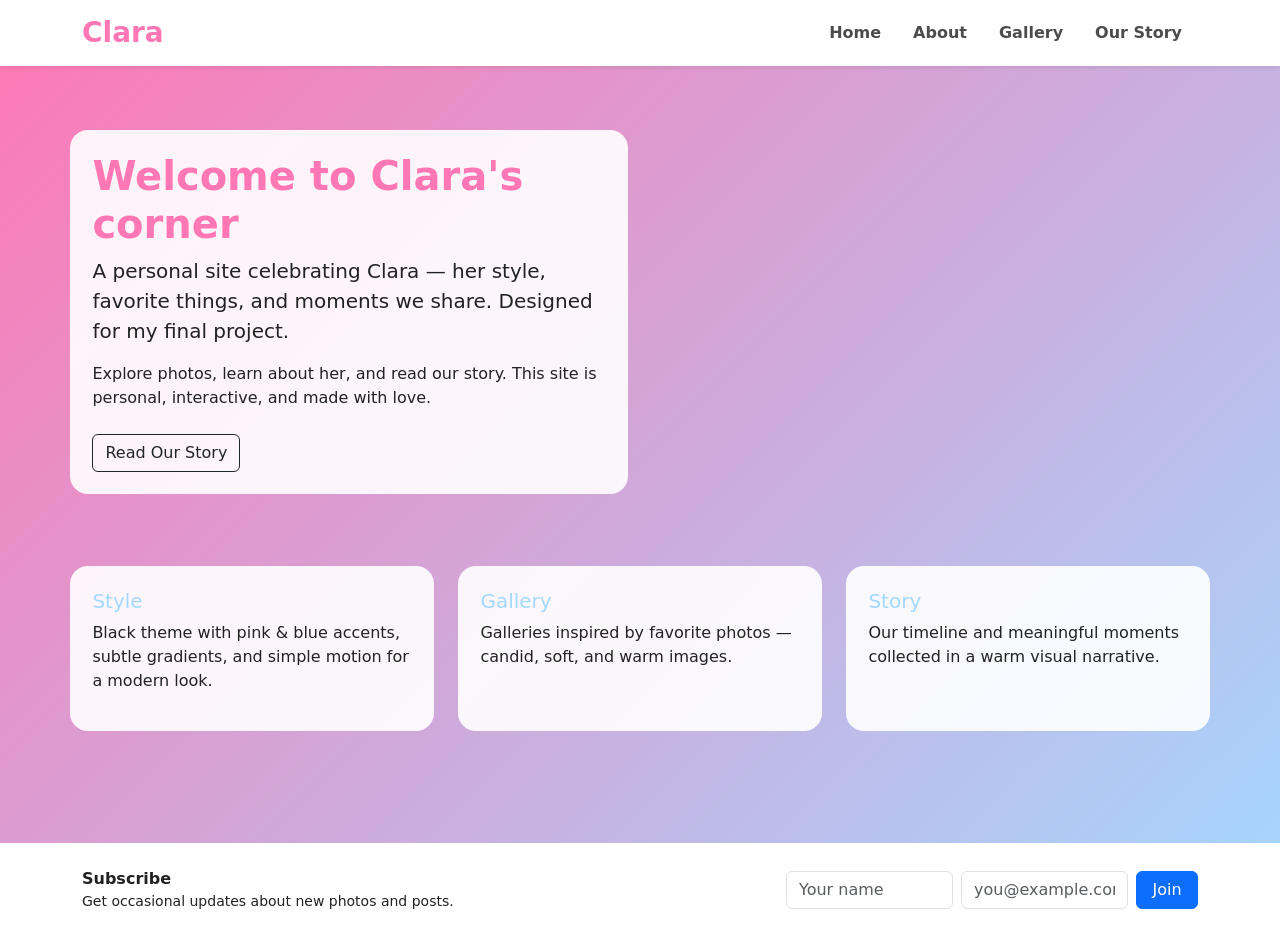
<file: index.html>
<!-- Clara Personal Website - Final Project (Full Site)

Files included below as separate HTML pages in this single document for easy copy/paste:
- index.html (Home)
- about.html (About / Her sections — detailed and visually styled)
- gallery.html (Gallery / photo grid)
- ourstory.html (Our Story + Plain HTML message form)
- assets/style.css (embedded styles inside pages for simplicity)

Top of document also includes final UI sitemap and wireframe descriptions and screenshot instructions.

All forms are configured to POST to https://postman-echo.com/post for testing. Every form input includes a name attribute.

Color scheme: pink (#ff77b4) and light blue (#a3d8ff) with soft accents. Site is personal (not business), interactive, and visually appealing.

----- UI SITEMAP -----
Home (index.html)
About (about.html)
Gallery (gallery.html)
Our Story (ourstory.html)

----- WIREFRAME DESCRIPTIONS -----
1) Home (index.html) wireframe: Header with nav, hero section with large portrait, three feature cards (Style, Photos, Story), footer with subscribe form.
2) About (about.html) wireframe: Title, large intro, sections: Past, About Her, Favorite Things, Personality, Feedback (Bootstrap form).
3) Gallery (gallery.html) wireframe: Masonry-like photo grid, lightbox modal for viewing, photo request (Bootstrap form) below grid.
4) Our Story (ourstory.html) wireframe: Narrative timeline with images, plain HTML message form for visitors to leave a message.

-->
<!doctype html>
<html lang="en">
<head>
  <meta charset="utf-8">
  <meta name="viewport" content="width=device-width, initial-scale=1">
  <title>Clara — Home</title>
  <link href="https://cdn.jsdelivr.net/npm/bootstrap@5.3.2/dist/css/bootstrap.min.css" rel="stylesheet">
  <style>
    :root{--pink:#ff77b4;--blue:#a3d8ff;--accent:#ffe4f5}
    body{font-family: 'Poppins', system-ui, -apple-system, 'Segoe UI', Roboto, Arial; background: linear-gradient(135deg,var(--pink),var(--blue)); color:#222; min-height:100vh}
    .nav-link{color:rgba(0,0,0,0.7);font-weight:600}
    header{backdrop-filter: blur(6px)}
    .hero{padding:4rem 0}
    .card-ghost{background:rgba(255,255,255,0.9);border-radius:18px;padding:1.4rem}
    .round-img{border-radius:14px;box-shadow:0 8px 20px rgba(0,0,0,0.12)}
    footer{padding:2rem 0}
  </style>
</head>
<body>
  <body>
  <!-- Background video -->
<video autoplay muted loop playsinline id="bgVideo">
  <source src="assets/pg-index.mp4" type="video/mp4">
</video>


  <style>
    #bgVideo {
      position: fixed;
      top: 0;
      left: 0;
      width: 100%;
      height: 100%;
      object-fit: cover;
      z-index: -1;
      opacity: 0.55;
    }
  </style>


  <header class="py-3 bg-white shadow-sm" style="position:relative; z-index:10;">
  <div class="container d-flex justify-content-between align-items-center">
    <h3 class="m-0" style="color:var(--pink);font-weight:800">Clara</h3>
    <nav class="d-flex">
      <a class="nav-link px-3" href="index.html">Home</a>
      <a class="nav-link px-3" href="about.html">About</a>
      <a class="nav-link px-3" href="galery.html">Gallery</a>
      <a class="nav-link px-3" href="ourstory.html">Our Story</a>
    </nav>
  </div>
</header>


  <main class="container hero">
    <div class="row align-items-center">
      <div class="col-md-6">
        <div class="card-ghost">
          <h1 style="color:var(--pink);font-weight:800">Welcome to Clara's corner</h1>
          <p class="lead">A personal site celebrating Clara — her style, favorite things, and moments we share. Designed for my final project.</p>
          <p>Explore photos, learn about her, and read our story. This site is personal, interactive, and made with love.</p>
          <a href="ourstory.html" class="btn btn-outline-dark mt-2">Read Our Story</a>
        </div>
      </div>
      <!-- <div class="col-md-6 text-center">
        <img src="https://via.placeholder.com/560x360.png?text=Clara+Portrait" alt="Clara" class="img-fluid round-img">
      </div> --><!-- IGNORE --->
    </div>

    <section class="row mt-5 g-4">
      <div class="col-md-4">
        <div class="card-ghost h-100">
          <h5 style="color:var(--blue)">Style</h5>
          <p>Black theme with pink & blue accents, subtle gradients, and simple motion for a modern look.</p>
        </div>
      </div>
      <div class="col-md-4">
        <div class="card-ghost h-100">
          <h5 style="color:var(--blue)">Gallery</h5>
          <p>Galleries inspired by favorite photos — candid, soft, and warm images.</p>
        </div>
      </div>
      <div class="col-md-4">
        <div class="card-ghost h-100">
          <h5 style="color:var(--blue)">Story</h5>
          <p>Our timeline and meaningful moments collected in a warm visual narrative.</p>
        </div>
      </div>
    </section>
  </main>

  <footer class="mt-5 bg-white py-4">
    <div class="container d-flex align-items-center justify-content-between">
      <div>
        <strong>Subscribe</strong>
        <p class="small mb-0">Get occasional updates about new photos and posts.</p>
      </div>
      <!-- Bootstrap subscribe form (POST to Postman Echo). name attributes included. -->
      <form method="POST" action="https://postman-echo.com/post" class="row g-2 align-items-center" style="width:420px">
        <div class="col-5">
          <input name="name" type="text" class="form-control" placeholder="Your name" required>
        </div>
        <div class="col-5">
          <input name="email" type="email" class="form-control" placeholder="you@example.com" required>
        </div>
        <div class="col-2 d-grid">
          <button class="btn btn-primary" type="submit">Join</button>
        </div>
      </form>
    </div>
  </footer>

  <script src="https://cdn.jsdelivr.net/npm/bootstrap@5.3.2/dist/js/bootstrap.bundle.min.js"></script>
</body>
</html>
</file>
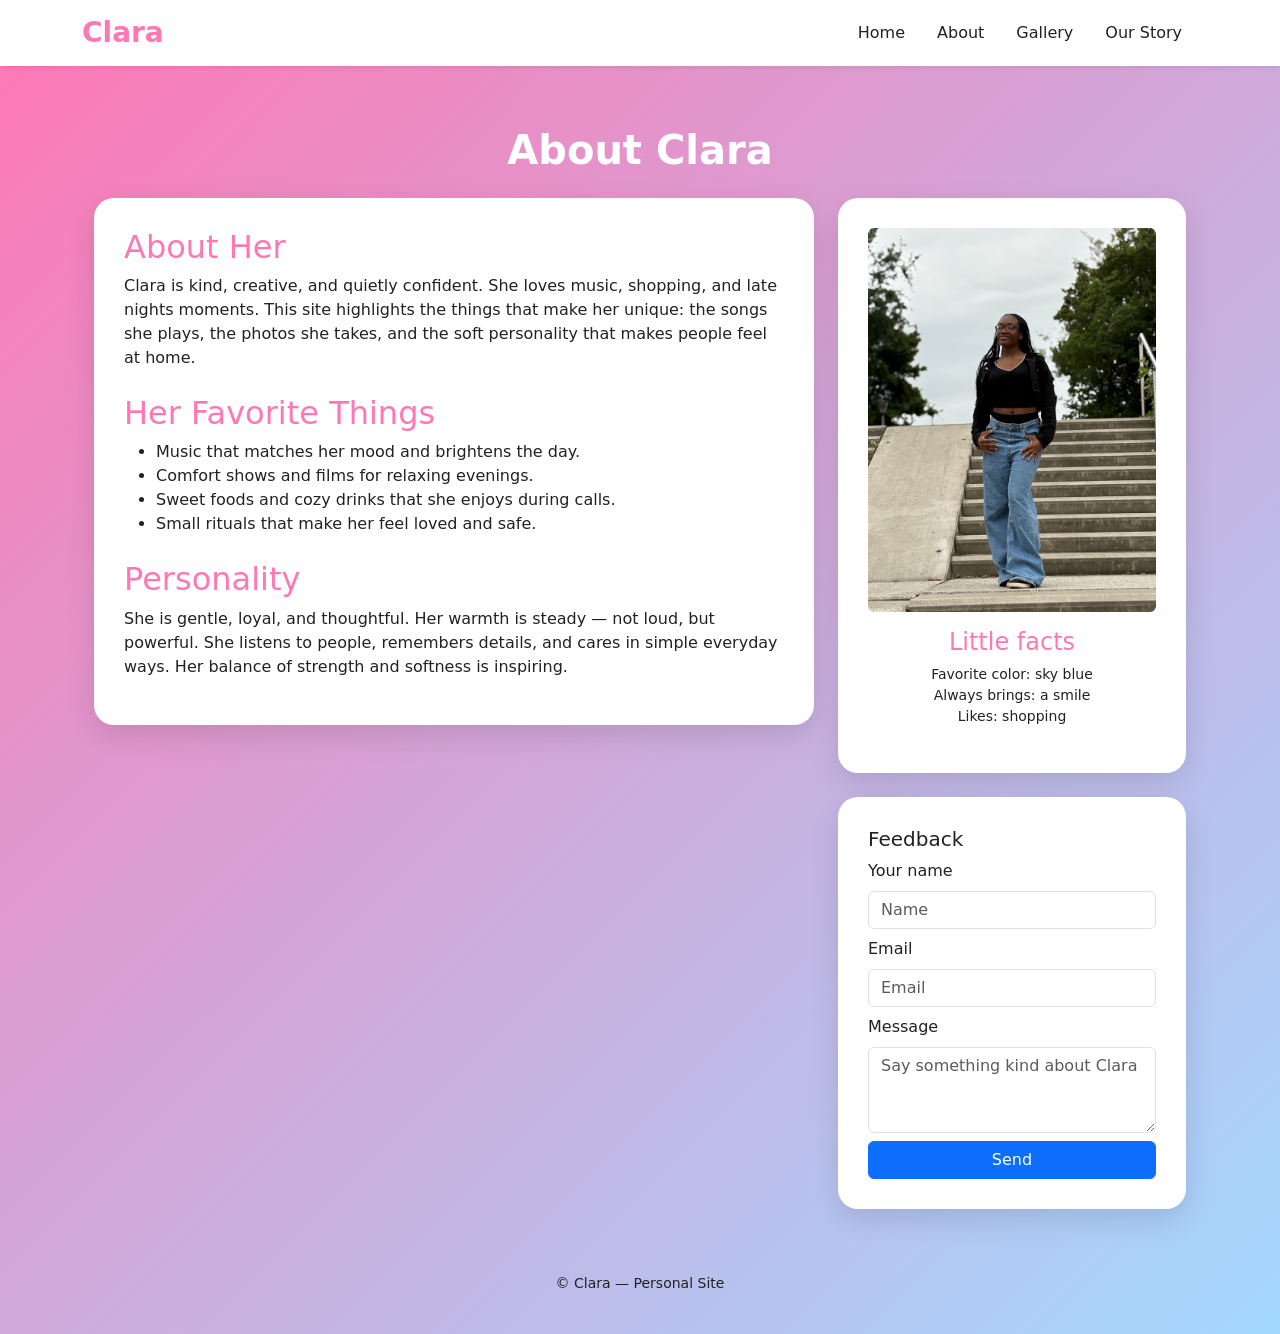
<file: about.html>
<!doctype html>
<html lang="en">
<head>
  <meta charset="utf-8">
  <meta name="viewport" content="width=device-width, initial-scale=1">
  <title>About Clara</title>
  <link href="https://cdn.jsdelivr.net/npm/bootstrap@5.3.2/dist/css/bootstrap.min.css" rel="stylesheet">
  <style>
    :root{--pink:#ff77b4;--blue:#a3d8ff}
    body{font-family:'Poppins',system-ui;background:linear-gradient(135deg,var(--pink),var(--blue));color:#222}
    .panel{background:white;border-radius:20px;padding:30px;box-shadow:0 10px 30px rgba(0,0,0,0.12)}
    h1{color:#fff;text-align:center;margin-top:36px;font-weight:800}
    h2{color:var(--pink)}
  </style>
</head>
<body>
  <body>
  <!-- Background video -->
<video autoplay muted loop playsinline id="bgVideo">
  <source src="assets/pg-about.mp4" type="video/mp4">
</video>

  <style>
    #bgVideo {
      position: fixed;
      top: 0;
      left: 0;
      width: 100%;
      height: 100%;
      object-fit: cover;
      z-index: -1;
      opacity: 0.55;
    }
  </style>

  <header class="py-3 bg-white shadow-sm" style="position:relative; z-index:10;">
  <div class="container d-flex justify-content-between align-items-center">
    <h3 class="m-0" style="color:var(--pink);font-weight:800">Clara</h3>
    <nav class="d-flex">
      <a class="nav-link px-3" href="index.html">Home</a>
      <a class="nav-link px-3" href="about.html">About</a>
      <a class="nav-link px-3" href="galery.html">Gallery</a>
      <a class="nav-link px-3" href="ourstory.html">Our Story</a>
    </nav>
  </div>
</header>

  <div class="container py-4">
  <h1>About Clara</h1>
  <div class="container mt-4">
    <div class="row g-4">
      <div class="col-md-8">
        <div class="panel">
          <h2>About Her</h2>
          <p>Clara is kind, creative, and quietly confident. She loves music, shopping, and late nights moments. This site highlights the things that make her unique: the songs she plays, the photos she takes, and the soft personality that makes people feel at home.</p>

          <h2 class="mt-4">Her Favorite Things</h2>
          <ul>
            <li>Music that matches her mood and brightens the day.</li>
            <li>Comfort shows and films for relaxing evenings.</li>
            <li>Sweet foods and cozy drinks that she enjoys during calls.</li>
            <li>Small rituals that make her feel loved and safe.</li>
          </ul>

          <h2 class="mt-4">Personality</h2>
          <p>She is gentle, loyal, and thoughtful. Her warmth is steady — not loud, but powerful. She listens to people, remembers details, and cares in simple everyday ways. Her balance of strength and softness is inspiring.</p>
        </div>
      </div>

      <div class="col-md-4">
        <div class="panel text-center">
          <img src="Images/pic9.jpeg" alt="Clara" class="img-fluid rounded mb-3">
          <h4 style="color:var(--pink)">Little facts</h4>
          <p class="small">Favorite color: sky blue<br>Always brings: a smile<br>Likes: shopping</p>
        </div>

        <div class="panel mt-4">
          <h5>Feedback</h5>
          <!-- Bootstrap feedback form -> POST to Postman Echo -->
          <form method="POST" action="https://postman-echo.com/post">
            <div class="mb-2">
              <label class="form-label">Your name</label>
              <input name="visitor_name" type="text" class="form-control" placeholder="Name" required>
            </div>
            <div class="mb-2">
              <label class="form-label">Email</label>
              <input name="visitor_email" type="email" class="form-control" placeholder="Email" required>
            </div>
            <div class="mb-2">
              <label class="form-label">Message</label>
              <textarea name="message" class="form-control" rows="3" placeholder="Say something kind about Clara" required></textarea>
            </div>
            <button class="btn btn-primary w-100" type="submit">Send</button>
          </form>
        </div>
      </div>
    </div>
  </div>

  <footer class="mt-5 py-3 text-center small">&copy; Clara — Personal Site</footer>
  <script src="https://cdn.jsdelivr.net/npm/bootstrap@5.3.2/dist/js/bootstrap.bundle.min.js"></script>
</body>
</html>
</file>
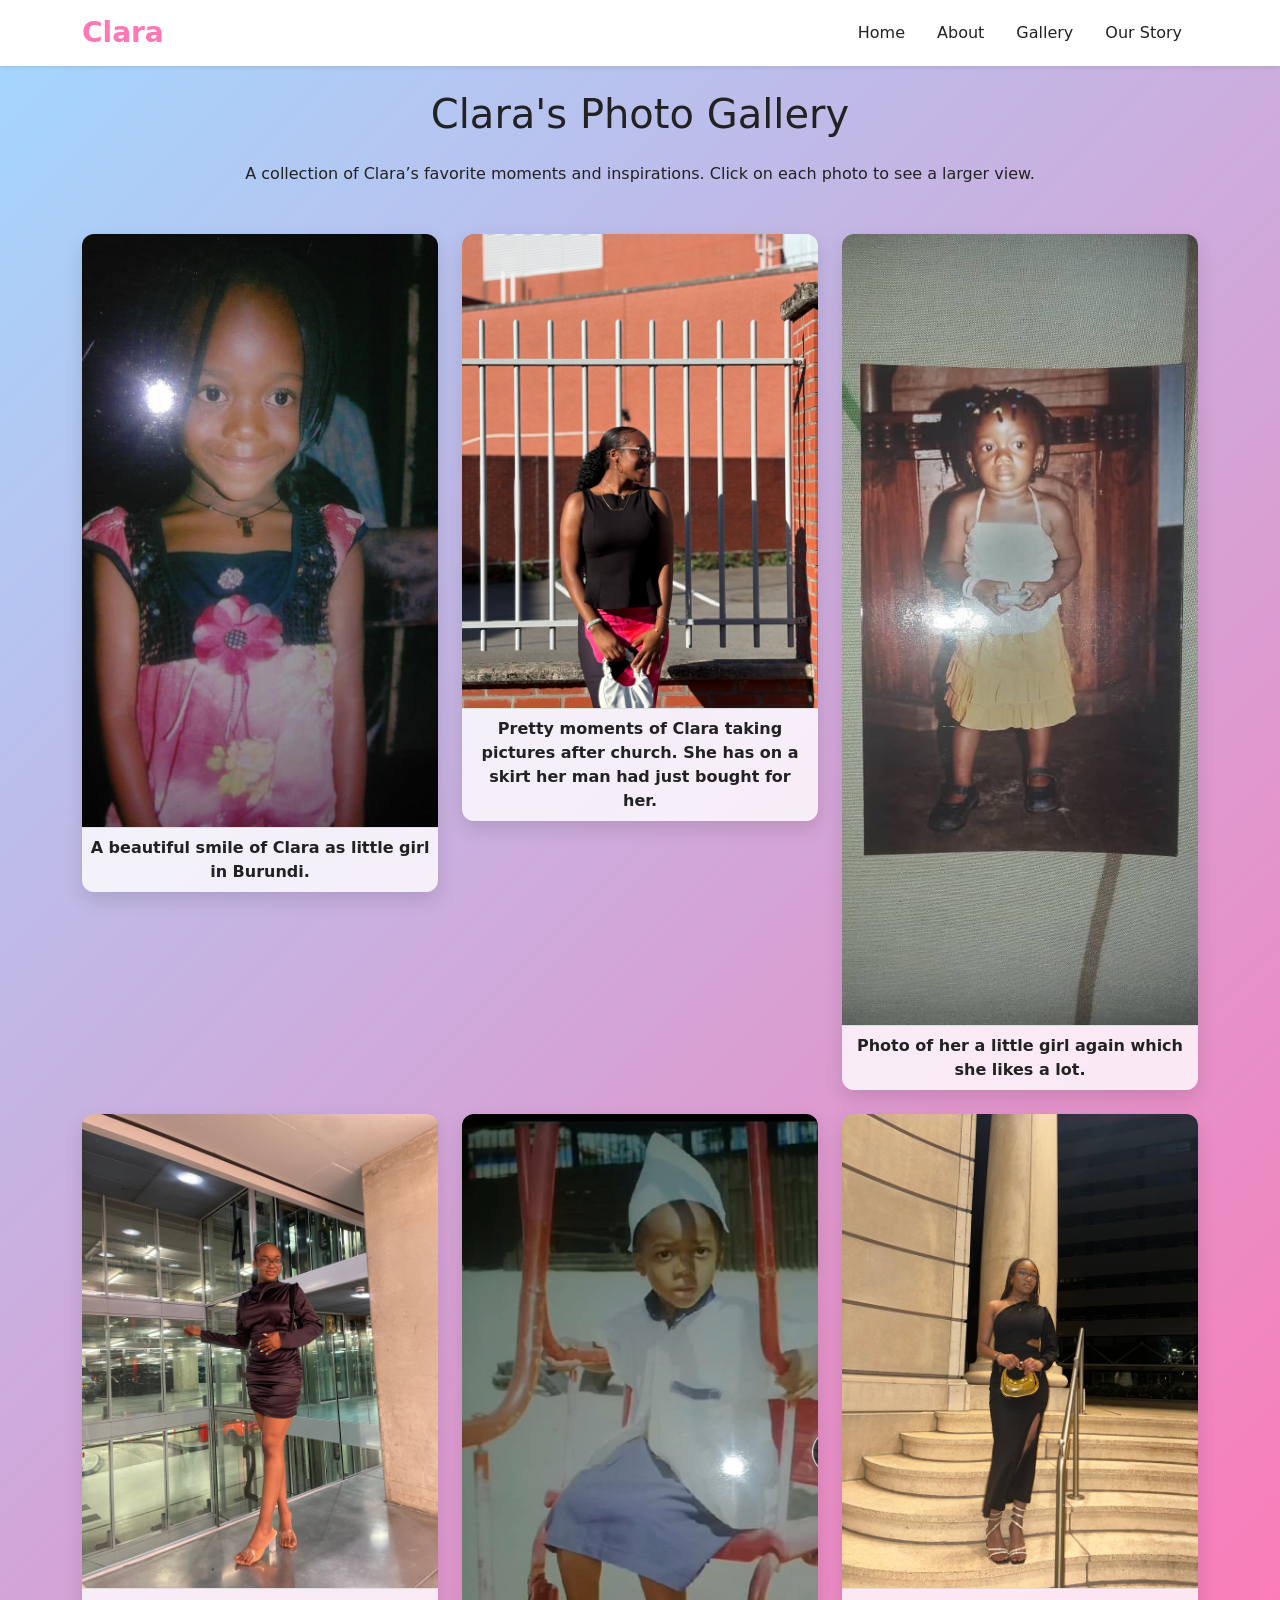
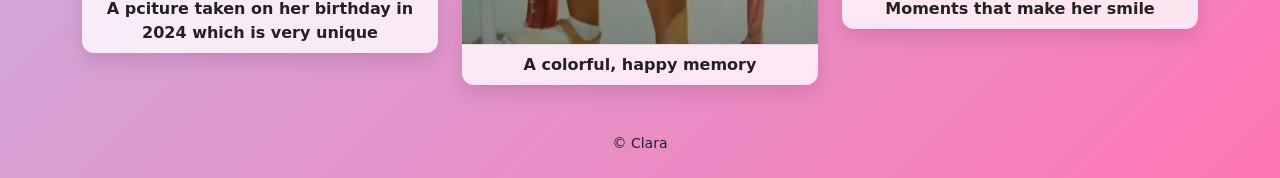
<file: galery.html>
<!doctype html>
<html lang="en">
<head>
  <meta charset="utf-8">
  <meta name="viewport" content="width=device-width, initial-scale=1">
  <title>Gallery - Clara</title>
  <link href="https://cdn.jsdelivr.net/npm/bootstrap@5.3.2/dist/css/bootstrap.min.css" rel="stylesheet">
  <style>
    :root{--pink:#ff77b4;--blue:#a3d8ff}
    body{background:linear-gradient(135deg,var(--blue),var(--pink));font-family:Poppins,system-ui;color:#222}
    .photo-card{border-radius:12px;overflow:hidden;box-shadow:0 8px 20px rgba(0,0,0,0.12);transition:transform 0.3s;cursor:pointer}
    .photo-card:hover{transform:scale(1.05)}
    .caption{background:rgba(255,255,255,0.8);padding:8px;text-align:center;font-weight:600;border-top:1px solid #ddd}
    header{backdrop-filter: blur(6px)}
  </style>
</head>
<body>
  <!-- Background video -->
  <video autoplay muted loop id="bgVideo">
  <source src="assets/bg-gallery.mp4" type="video/mp4">
</video>
  <style>
    #bgVideo {
      position: fixed;
      top: 0;
      left: 0;
      width: 100%;
      height: 100%;
      object-fit: cover;
      z-index: -1;
      opacity: 0.55;
    }
  </style>
  <header class="py-3 bg-white shadow-sm" style="position:relative; z-index:10;">
  <div class="container d-flex justify-content-between align-items-center">
    <h3 class="m-0" style="color:var(--pink);font-weight:800">Clara</h3>
    <nav class="d-flex">
      <a class="nav-link px-3" href="index.html">Home</a>
      <a class="nav-link px-3" href="about.html">About</a>
      <a class="nav-link px-3" href="galery.html">Gallery</a>
      <a class="nav-link px-3" href="ourstory.html">Our Story</a>
    </nav>
  </div>
</header>

  <div class="container py-4">
    <h1 class="mb-4 text-center">Clara's Photo Gallery</h1>
    <p class="text-center mb-5">A collection of Clara’s favorite moments and inspirations. Click on each photo to see a larger view.</p>

    <div class="row g-4">
      <div class="col-sm-6 col-md-4">
        <div class="photo-card">
          <img src="Images/Pic4.jpg" class="img-fluid" alt="Photo 4">
          <div class="caption">A beautiful smile of Clara as little girl in Burundi.</div>
        </div>
      </div>
      <div class="col-sm-6 col-md-4">
        <div class="photo-card">
          <img src="Images/pic10.jpeg" class="img-fluid" alt="Photo 2">
          <div class="caption">Pretty moments of Clara taking pictures after church. She has on a skirt her man had just bought for her.</div>
        </div>
      </div>
      <div class="col-sm-6 col-md-4">
        <div class="photo-card">
          <img src="Images/Pic1.jpg" class="img-fluid" alt="Photo 1">
          <div class="caption">Photo of her a little girl again which she likes a lot.</div>
        </div>
      </div>
      <div class="col-sm-6 col-md-4">
        <div class="photo-card">
          <img src="Images/pic7.jpeg" class="img-fluid" alt="Photo 4">
          <div class="caption">A pciture taken on her birthday in 2024 which is very unique</div>
        </div>
      </div>
      <div class="col-sm-6 col-md-4">
        <div class="photo-card">
          <img src="Images/Pic5.jpg" class="img-fluid" alt="Photo 5">
          <div class="caption">A colorful, happy memory</div>
        </div>
      </div>
      <div class="col-sm-6 col-md-4">
        <div class="photo-card">
          <img src="Images/pic8.jpeg" class="img-fluid" alt="Photo 6">
          <div class="caption">Moments that make her smile</div>
        </div>
      </div>
    </div>

    <footer class="mt-5 small text-center">&copy; Clara</footer>
  </div>

  <script src="https://cdn.jsdelivr.net/npm/bootstrap@5.3.2/dist/js/bootstrap.bundle.min.js"></script>
</body>
</html>
</file>
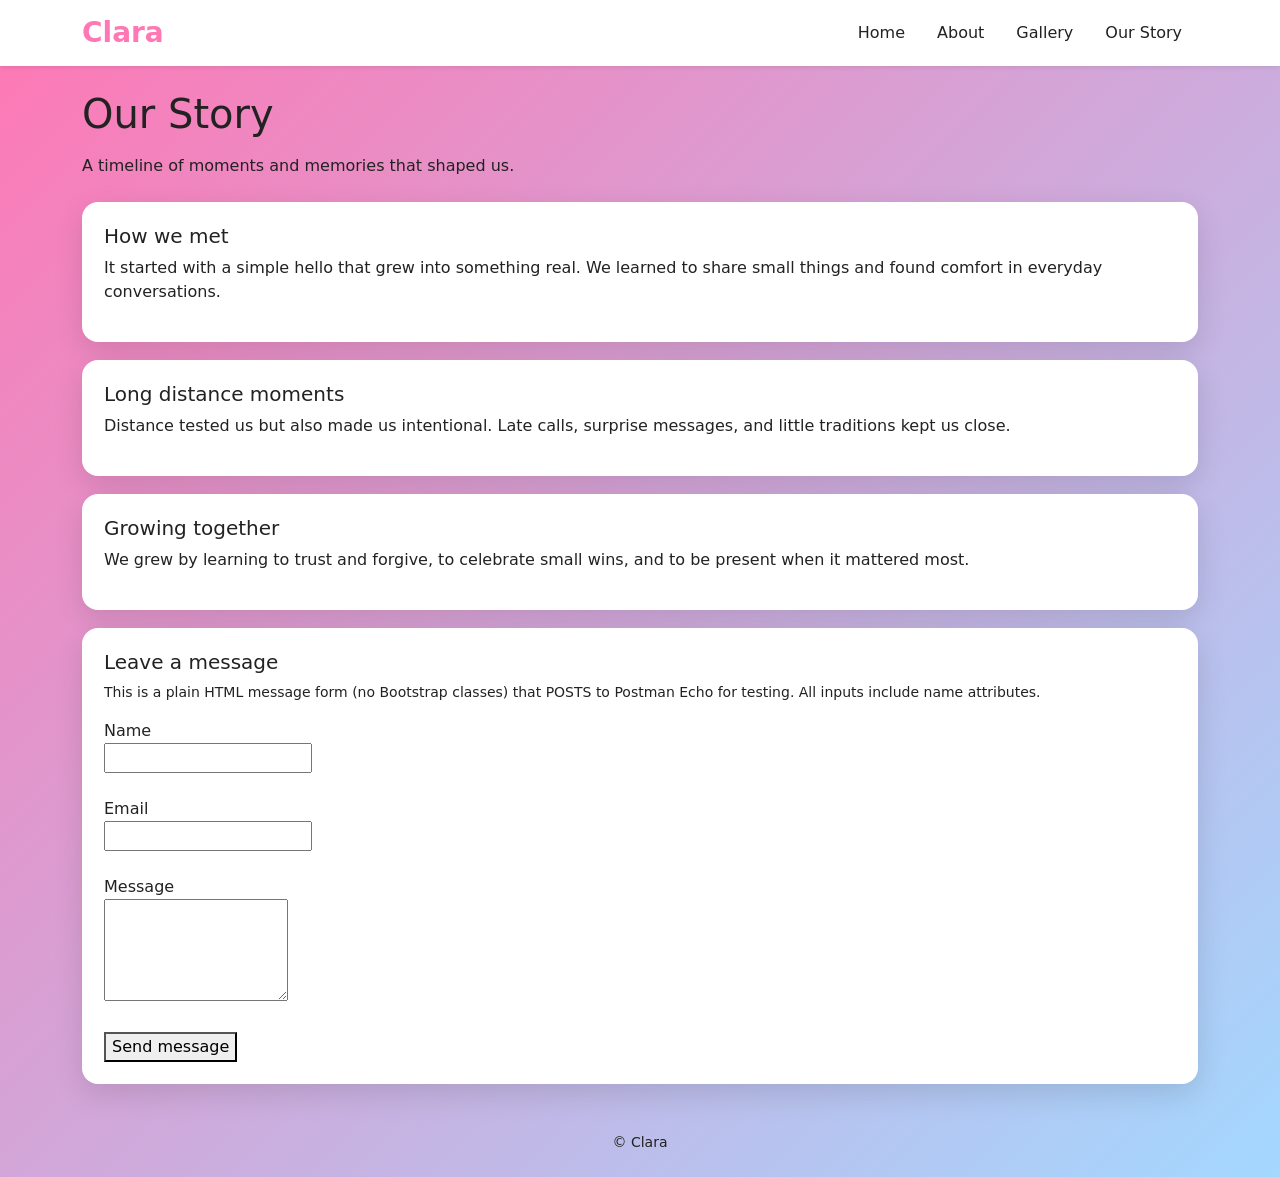
<file: ourstory.html>
<!doctype html>
<html lang="en">
<head>
  <meta charset="utf-8">
  <meta name="viewport" content="width=device-width, initial-scale=1">
  <title>Our Story - Clara</title>
  <link href="https://cdn.jsdelivr.net/npm/bootstrap@5.3.2/dist/css/bootstrap.min.css" rel="stylesheet">
  <style>
    :root{--pink:#ff77b4;--blue:#a3d8ff}
    body{background:linear-gradient(135deg,var(--pink),var(--blue));font-family:Poppins,system-ui;color:#222}
    .story-card{background:white;border-radius:16px;padding:22px;margin-bottom:18px;box-shadow:0 10px 30px rgba(0,0,0,0.12)}
  </style>
</head>
<body>
  <body>
  <!-- Background video -->
  <video autoplay muted loop id="bgVideo">
  <source src="assets/bg-ourstory.mp4" type="video/mp4">
</video>

  <style>
    #bgVideo {
      position: fixed;
      top: 0;
      left: 0;
      width: 100%;
      height: 100%;
      object-fit: cover;
      z-index: -1;
      opacity: 0.55;
    }
  </style>
  <header class="py-3 bg-white shadow-sm" style="position:relative; z-index:10;">
  <div class="container d-flex justify-content-between align-items-center">
    <h3 class="m-0" style="color:var(--pink);font-weight:800">Clara</h3>
    <nav class="d-flex">
      <a class="nav-link px-3" href="index.html">Home</a>
      <a class="nav-link px-3" href="about.html">About</a>
      <a class="nav-link px-3" href="galery.html">Gallery</a>
      <a class="nav-link px-3" href="ourstory.html">Our Story</a>
    </nav>
  </div>
</header>


  <div class="container py-4">

    <h1 class="mb-3">Our Story</h1>
    <p class="mb-4">A timeline of moments and memories that shaped us.</p>

    <div class="story-card">
      <h5>How we met</h5>
      <p>It started with a simple hello that grew into something real. We learned to share small things and found comfort in everyday conversations.</p>
    </div>

    <div class="story-card">
      <h5>Long distance moments</h5>
      <p>Distance tested us but also made us intentional. Late calls, surprise messages, and little traditions kept us close.</p>
    </div>

    <div class="story-card">
      <h5>Growing together</h5>
      <p>We grew by learning to trust and forgive, to celebrate small wins, and to be present when it mattered most.</p>
    </div>

    <div class="story-card">
      <h5>Leave a message</h5>
      <p class="small">This is a plain HTML message form (no Bootstrap classes) that POSTS to Postman Echo for testing. All inputs include name attributes.</p>
      <!-- Plain HTML form -> POST to Postman Echo -->
      <form method="POST" action="https://postman-echo.com/post">
        <label for="visitor">Name</label><br>
        <input name="visitor" id="visitor" type="text" required><br><br>

        <label for="emailv">Email</label><br>
        <input name="email" id="emailv" type="email" required><br><br>

        <label for="msg">Message</label><br>
        <textarea name="msg" id="msg" rows="4" required></textarea><br><br>

        <button type="submit">Send message</button>
      </form>
    </div>

    <footer class="mt-5 small text-center">&copy; Clara</footer>
  </div>
  <script src="https://cdn.jsdelivr.net/npm/bootstrap@5.3.2/dist/js/bootstrap.bundle.min.js"></script>
</body>
</html>

<!-- End of site files. -->
</file>
